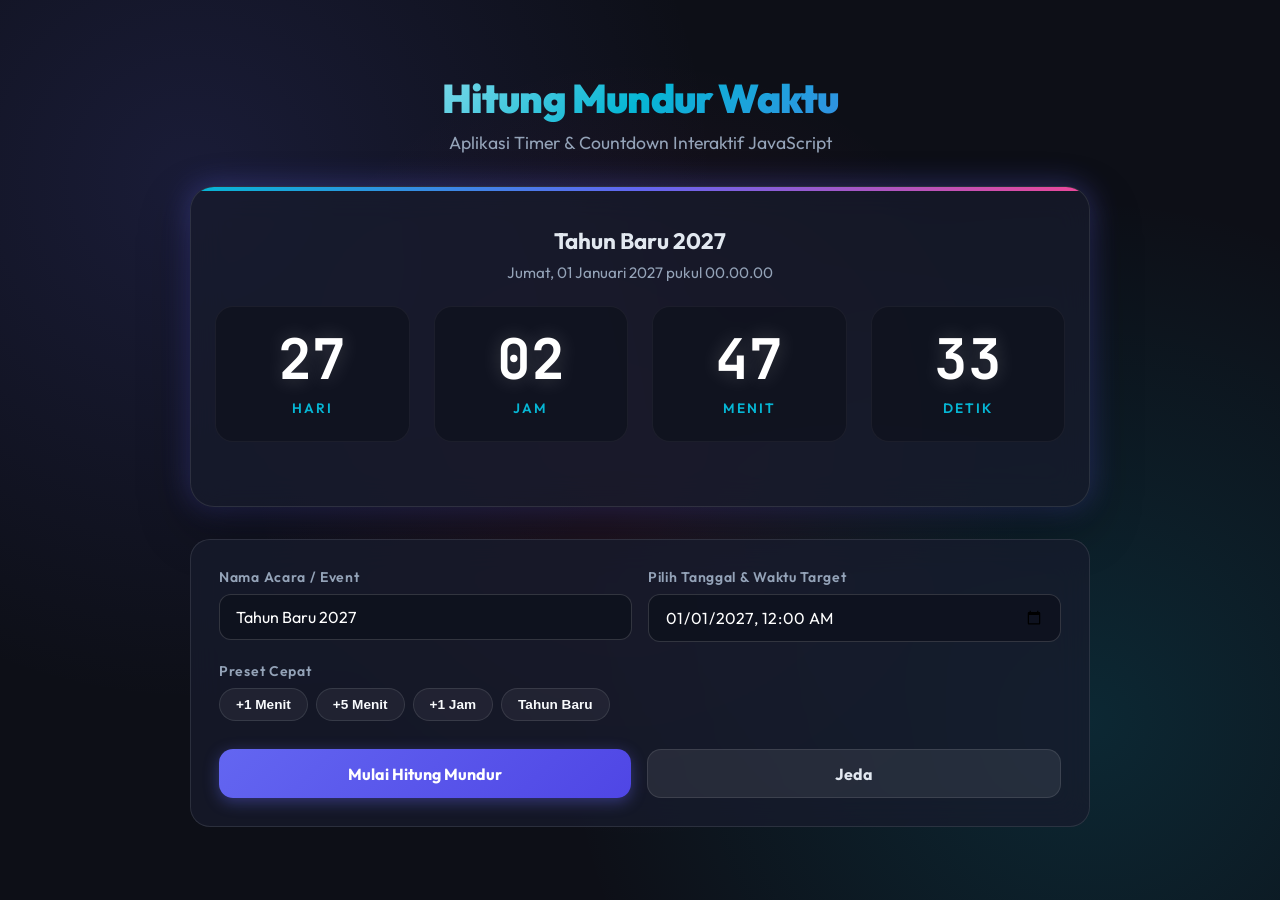
<file: countdown_timer.html>
<!DOCTYPE html>
<html lang="id">
<head>
  <meta charset="UTF-8">
  <meta name="viewport" content="width=device-width, initial-scale=1.0">
  <title>Aplikasi Hitung Mundur (Countdown Timer) Pro</title>
  <meta name="description" content="Aplikasi hitung mundur interaktif modern dengan JavaScript dan desain futuristik.">
  <link rel="preconnect" href="https://fonts.googleapis.com">
  <link rel="preconnect" href="https://fonts.gstatic.com" crossorigin>
  <link href="https://fonts.googleapis.com/css2?family=Outfit:wght@300;400;600;700;900&family=JetBrains+Mono:wght@400;700&display=swap" rel="stylesheet">
  <style>
    :root {
      --bg-color: #0d0f17;
      --card-bg: rgba(23, 27, 44, 0.75);
      --card-border: rgba(255, 255, 255, 0.1);
      --primary: #6366f1;
      --primary-glow: rgba(99, 102, 241, 0.4);
      --accent-cyan: #06b6d4;
      --accent-pink: #ec4899;
      --text-main: #f8fafc;
      --text-muted: #94a3b8;
    }

    * {
      box-sizing: border-box;
      margin: 0;
      padding: 0;
    }

    body {
      font-family: 'Outfit', sans-serif;
      background-color: var(--bg-color);
      color: var(--text-main);
      min-height: 100vh;
      display: flex;
      flex-direction: column;
      align-items: center;
      justify-content: center;
      padding: 2rem 1rem;
      background-image: 
        radial-gradient(circle at 15% 20%, rgba(99, 102, 241, 0.15) 0%, transparent 40%),
        radial-gradient(circle at 85% 80%, rgba(6, 182, 212, 0.15) 0%, transparent 40%),
        radial-gradient(circle at 50% 50%, rgba(236, 72, 153, 0.1) 0%, transparent 50%);
      background-attachment: fixed;
    }

    .container {
      width: 100%;
      max-width: 900px;
      display: flex;
      flex-direction: column;
      gap: 2rem;
    }

    header {
      text-align: center;
    }

    h1 {
      font-size: 2.5rem;
      font-weight: 900;
      background: linear-gradient(135deg, #fff 0%, var(--accent-cyan) 50%, var(--primary) 100%);
      -webkit-background-clip: text;
      -webkit-text-fill-color: transparent;
      letter-spacing: -0.02em;
      margin-bottom: 0.5rem;
    }

    p.subtitle {
      color: var(--text-muted);
      font-size: 1.1rem;
    }

    /* Countdown Display */
    .timer-card {
      background: var(--card-bg);
      backdrop-filter: blur(16px);
      -webkit-backdrop-filter: blur(16px);
      border: 1px solid var(--card-border);
      border-radius: 24px;
      padding: 2.5rem 1.5rem;
      box-shadow: 0 20px 50px rgba(0, 0, 0, 0.4), 0 0 30px var(--primary-glow);
      text-align: center;
      position: relative;
      overflow: hidden;
    }

    .timer-card::before {
      content: '';
      position: absolute;
      top: 0;
      left: 0;
      right: 0;
      height: 4px;
      background: linear-gradient(90deg, var(--accent-cyan), var(--primary), var(--accent-pink));
    }

    .countdown-grid {
      display: grid;
      grid-template-columns: repeat(4, 1fr);
      gap: 1.5rem;
      margin: 1.5rem 0;
    }

    @media (max-width: 640px) {
      .countdown-grid {
        grid-template-columns: repeat(2, 1fr);
      }
    }

    .time-unit {
      background: rgba(15, 18, 30, 0.8);
      border: 1px solid rgba(255, 255, 255, 0.05);
      border-radius: 18px;
      padding: 1.5rem 1rem;
      display: flex;
      flex-direction: column;
      align-items: center;
      transition: transform 0.3s ease, border-color 0.3s ease;
    }

    .time-unit:hover {
      transform: translateY(-4px);
      border-color: rgba(99, 102, 241, 0.3);
    }

    .time-val {
      font-family: 'JetBrains Mono', monospace;
      font-size: 3.5rem;
      font-weight: 700;
      color: #ffffff;
      line-height: 1;
      text-shadow: 0 0 20px rgba(255, 255, 255, 0.2);
    }

    .time-label {
      font-size: 0.85rem;
      text-transform: uppercase;
      letter-spacing: 0.15em;
      color: var(--accent-cyan);
      font-weight: 600;
      margin-top: 0.75rem;
    }

    /* Target Event Name */
    .event-title-display {
      font-size: 1.4rem;
      font-weight: 700;
      color: #e2e8f0;
      margin-bottom: 0.5rem;
    }

    .target-date-display {
      font-size: 0.95rem;
      color: var(--text-muted);
    }

    /* Control Panel */
    .controls-card {
      background: var(--card-bg);
      backdrop-filter: blur(16px);
      border: 1px solid var(--card-border);
      border-radius: 20px;
      padding: 1.75rem;
      display: flex;
      flex-direction: column;
      gap: 1.25rem;
    }

    .form-row {
      display: flex;
      gap: 1rem;
      flex-wrap: wrap;
    }

    .form-group {
      flex: 1;
      min-width: 200px;
      display: flex;
      flex-direction: column;
      gap: 0.5rem;
    }

    label {
      font-size: 0.875rem;
      font-weight: 600;
      color: var(--text-muted);
      letter-spacing: 0.05em;
    }

    input[type="text"],
    input[type="datetime-local"] {
      width: 100%;
      padding: 0.75rem 1rem;
      background: rgba(15, 18, 30, 0.9);
      border: 1px solid rgba(255, 255, 255, 0.15);
      border-radius: 12px;
      color: #fff;
      font-family: inherit;
      font-size: 1rem;
      outline: none;
      transition: all 0.2s ease;
    }

    input:focus {
      border-color: var(--primary);
      box-shadow: 0 0 10px var(--primary-glow);
    }

    .presets-row {
      display: flex;
      gap: 0.5rem;
      flex-wrap: wrap;
      align-items: center;
    }

    .preset-btn {
      background: rgba(255, 255, 255, 0.05);
      border: 1px solid rgba(255, 255, 255, 0.1);
      color: var(--text-main);
      padding: 0.5rem 1rem;
      border-radius: 20px;
      font-size: 0.85rem;
      font-weight: 600;
      cursor: pointer;
      transition: all 0.2s ease;
    }

    .preset-btn:hover {
      background: var(--primary);
      border-color: var(--primary);
      transform: translateY(-2px);
    }

    .action-btns {
      display: flex;
      gap: 1rem;
      margin-top: 0.5rem;
    }

    .btn {
      flex: 1;
      padding: 0.85rem 1.5rem;
      border: none;
      border-radius: 14px;
      font-family: inherit;
      font-size: 1rem;
      font-weight: 700;
      cursor: pointer;
      transition: all 0.2s ease;
      display: flex;
      align-items: center;
      justify-content: center;
      gap: 0.5rem;
    }

    .btn-primary {
      background: linear-gradient(135deg, var(--primary), #4f46e5);
      color: white;
      box-shadow: 0 4px 15px var(--primary-glow);
    }

    .btn-primary:hover {
      opacity: 0.95;
      transform: translateY(-2px);
      box-shadow: 0 6px 20px var(--primary-glow);
    }

    .btn-secondary {
      background: rgba(255, 255, 255, 0.08);
      color: #e2e8f0;
      border: 1px solid rgba(255, 255, 255, 0.1);
    }

    .btn-secondary:hover {
      background: rgba(255, 255, 255, 0.15);
    }

    /* Finished Notification */
    .finished-banner {
      display: none;
      padding: 1rem;
      border-radius: 12px;
      background: rgba(236, 72, 153, 0.2);
      border: 1px solid var(--accent-pink);
      color: #f472b6;
      font-weight: 700;
      font-size: 1.2rem;
      animation: pulse 1.5s infinite;
    }

    @keyframes pulse {
      0%, 100% { opacity: 1; transform: scale(1); }
      50% { opacity: 0.85; transform: scale(1.02); }
    }
  </style>
</head>
<body>

  <div class="container">
    <header>
      <h1>Hitung Mundur Waktu</h1>
      <p class="subtitle">Aplikasi Timer & Countdown Interaktif JavaScript</p>
    </header>

    <!-- Main Display -->
    <div class="timer-card">
      <div id="eventTitle" class="event-title-display">Tahun Baru 2027</div>
      <div id="targetDateStr" class="target-date-display">1 Januari 2027, 00:00:00</div>

      <div class="countdown-grid">
        <div class="time-unit">
          <span id="days" class="time-val">00</span>
          <span class="time-label">Hari</span>
        </div>
        <div class="time-unit">
          <span id="hours" class="time-val">00</span>
          <span class="time-label">Jam</span>
        </div>
        <div class="time-unit">
          <span id="minutes" class="time-val">00</span>
          <span class="time-label">Menit</span>
        </div>
        <div class="time-unit">
          <span id="seconds" class="time-val">00</span>
          <span class="time-label">Detik</span>
        </div>
      </div>

      <div id="finishedBanner" class="finished-banner">
        🎉 Waktu Telah Tiba! Event Dimulai! 🎉
      </div>
    </div>

    <!-- Controls -->
    <div class="controls-card">
      <div class="form-row">
        <div class="form-group">
          <label for="inputTitle">Nama Acara / Event</label>
          <input type="text" id="inputTitle" value="Tahun Baru 2027" placeholder="Misal: Ulang Tahun, Peluncuran Web">
        </div>
        <div class="form-group">
          <label for="inputDatetime">Pilih Tanggal & Waktu Target</label>
          <input type="datetime-local" id="inputDatetime">
        </div>
      </div>

      <div class="form-group">
        <label>Preset Cepat</label>
        <div class="presets-row">
          <button class="preset-btn" onclick="setPresetTimer(1)">+1 Menit</button>
          <button class="preset-btn" onclick="setPresetTimer(5)">+5 Menit</button>
          <button class="preset-btn" onclick="setPresetTimer(60)">+1 Jam</button>
          <button class="preset-btn" onclick="setPresetNewYear()">Tahun Baru</button>
        </div>
      </div>

      <div class="action-btns">
        <button id="btnStart" class="btn btn-primary" onclick="applyCustomCountdown()">Mulai Hitung Mundur</button>
        <button id="btnTogglePause" class="btn btn-secondary" onclick="togglePause()">Jeda / Lanjut</button>
      </div>
    </div>
  </div>

  <script>
    /**
     * Logic Hitung Mundur JavaScript Modern
     */
    class CountdownTimer {
      constructor(targetDate, onTick, onComplete) {
        this.targetDate = new Date(targetDate).getTime();
        this.onTick = onTick;
        this.onComplete = onComplete;
        this.timerId = null;
        this.isPaused = false;
      }

      start() {
        this.stop();
        this.isPaused = false;
        
        const update = () => {
          if (this.isPaused) return;

          const now = new Date().getTime();
          const distance = this.targetDate - now;

          if (distance <= 0) {
            this.stop();
            this.onTick({ days: 0, hours: 0, minutes: 0, seconds: 0, distance: 0 });
            if (typeof this.onComplete === 'function') {
              this.onComplete();
            }
            return;
          }

          const days = Math.floor(distance / (1000 * 60 * 60 * 24));
          const hours = Math.floor((distance % (1000 * 60 * 60 * 24)) / (1000 * 60 * 60));
          const minutes = Math.floor((distance % (1000 * 60 * 60)) / (1000 * 60));
          const seconds = Math.floor((distance % (1000 * 60)) / 1000);

          this.onTick({ days, hours, minutes, seconds, distance });
        };

        update();
        this.timerId = setInterval(update, 1000);
      }

      pause() {
        this.isPaused = true;
      }

      resume() {
        this.isPaused = false;
      }

      stop() {
        if (this.timerId) {
          clearInterval(this.timerId);
          this.timerId = null;
        }
      }
    }

    // Elements & Global Instance
    let activeTimer = null;
    let isPausedState = false;

    const elDays = document.getElementById('days');
    const elHours = document.getElementById('hours');
    const elMinutes = document.getElementById('minutes');
    const elSeconds = document.getElementById('seconds');
    const elTitle = document.getElementById('eventTitle');
    const elDateStr = document.getElementById('targetDateStr');
    const elBanner = document.getElementById('finishedBanner');
    const inputTitle = document.getElementById('inputTitle');
    const inputDatetime = document.getElementById('inputDatetime');
    const btnTogglePause = document.getElementById('btnTogglePause');

    const pad = (num) => String(num).padStart(2, '0');

    function startTimerWithDate(targetDate, title) {
      elTitle.textContent = title;
      elBanner.style.display = 'none';
      
      const dateObj = new Date(targetDate);
      elDateStr.textContent = dateObj.toLocaleString('id-ID', {
        dateStyle: 'full',
        timeStyle: 'medium'
      });

      if (activeTimer) {
        activeTimer.stop();
      }

      activeTimer = new CountdownTimer(
        targetDate,
        (time) => {
          elDays.textContent = pad(time.days);
          elHours.textContent = pad(time.hours);
          elMinutes.textContent = pad(time.minutes);
          elSeconds.textContent = pad(time.seconds);
        },
        () => {
          elBanner.style.display = 'block';
        }
      );

      activeTimer.start();
      isPausedState = false;
      btnTogglePause.textContent = "Jeda";
    }

    function applyCustomCountdown() {
      const val = inputDatetime.value;
      const title = inputTitle.value.trim() || "Acara Khusus";

      if (!val) {
        alert("Silakan pilih tanggal dan waktu target terlebih dahulu.");
        return;
      }

      startTimerWithDate(val, title);
    }

    function setPresetTimer(minutesToAdd) {
      const target = new Date(Date.now() + minutesToAdd * 60 * 1000);
      const isoLocal = new Date(target.getTime() - (target.getTimezoneOffset() * 60000)).toISOString().slice(0, 16);
      inputDatetime.value = isoLocal;
      inputTitle.value = `Timer ${minutesToAdd} Menit`;
      startTimerWithDate(target, inputTitle.value);
    }

    function setPresetNewYear() {
      const nextYear = new Date().getFullYear() + 1;
      const target = new Date(`January 1, ${nextYear} 00:00:00`);
      const isoLocal = new Date(target.getTime() - (target.getTimezoneOffset() * 60000)).toISOString().slice(0, 16);
      inputDatetime.value = isoLocal;
      inputTitle.value = `Tahun Baru ${nextYear}`;
      startTimerWithDate(target, inputTitle.value);
    }

    function togglePause() {
      if (!activeTimer) return;
      if (isPausedState) {
        activeTimer.resume();
        btnTogglePause.textContent = "Jeda";
        isPausedState = false;
      } else {
        activeTimer.pause();
        btnTogglePause.textContent = "Lanjut";
        isPausedState = true;
      }
    }

    setPresetNewYear();
  </script>
</body>
</html>
</file>
